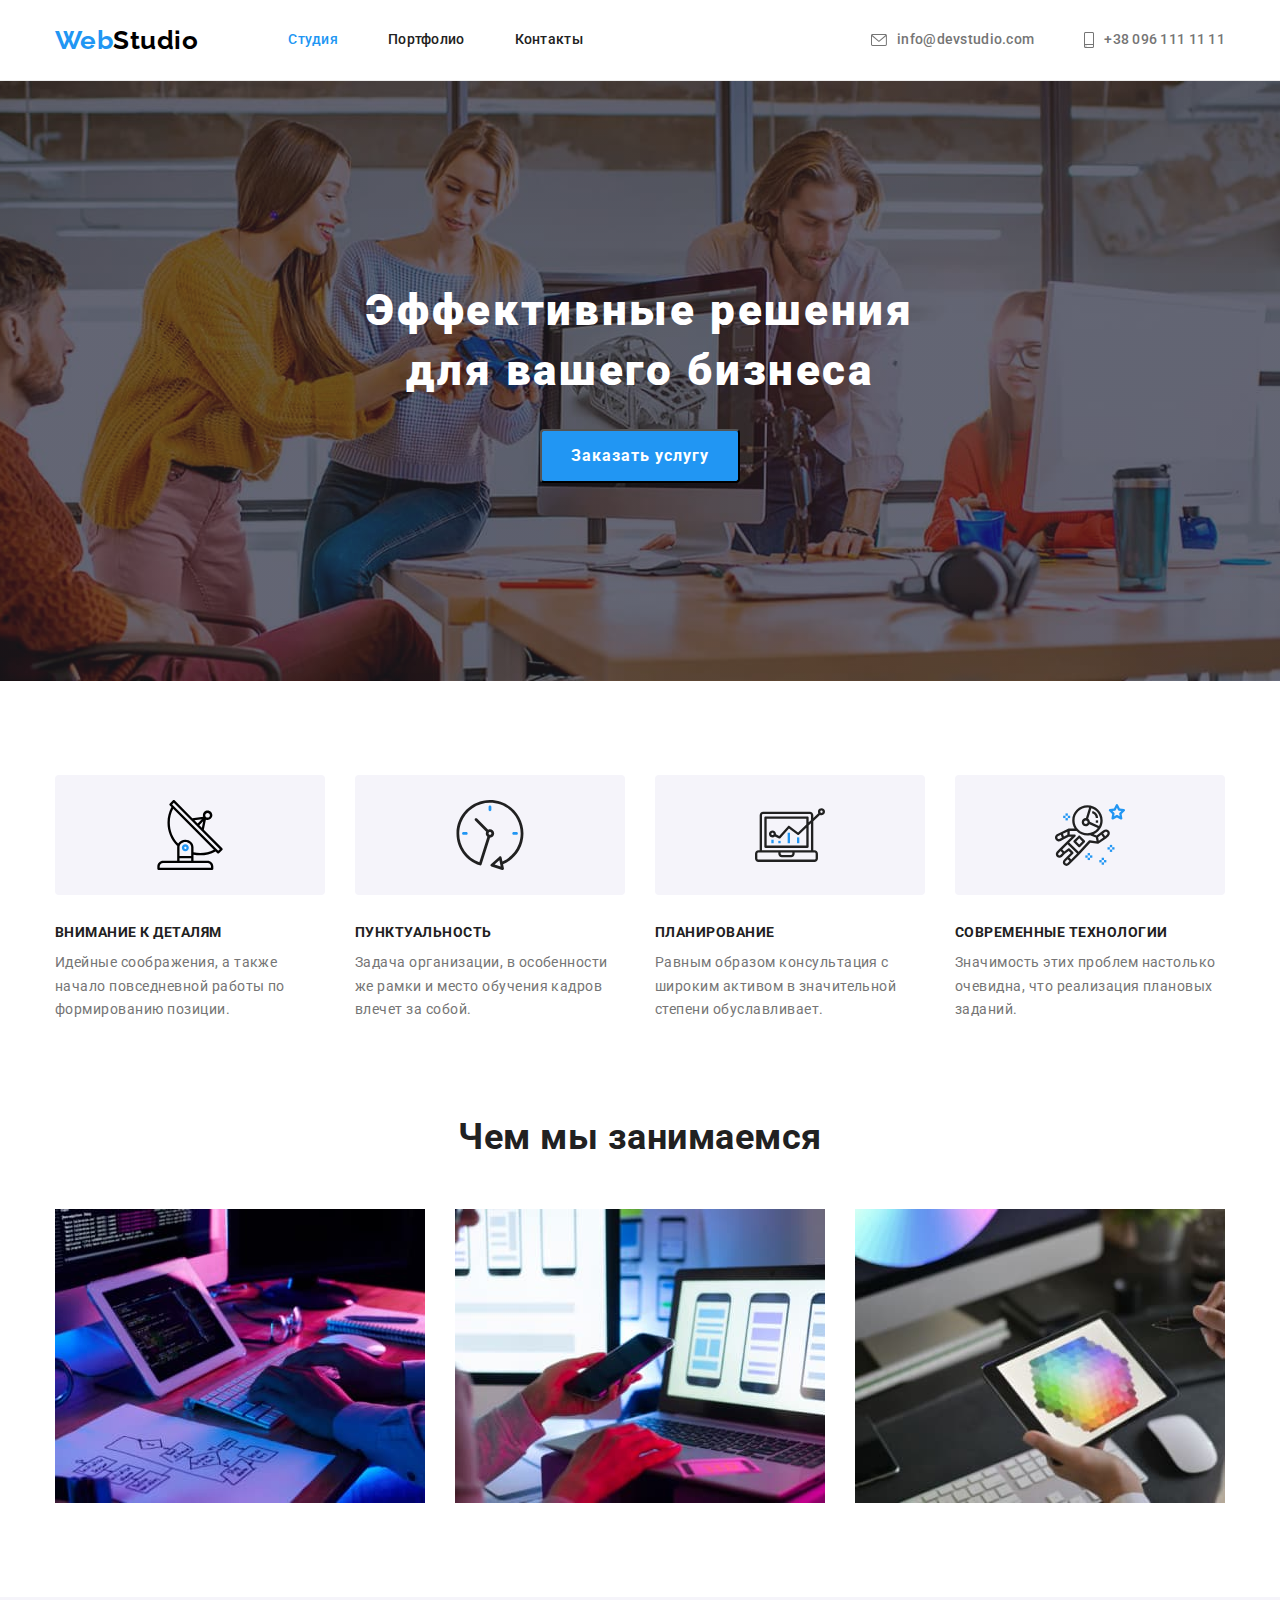
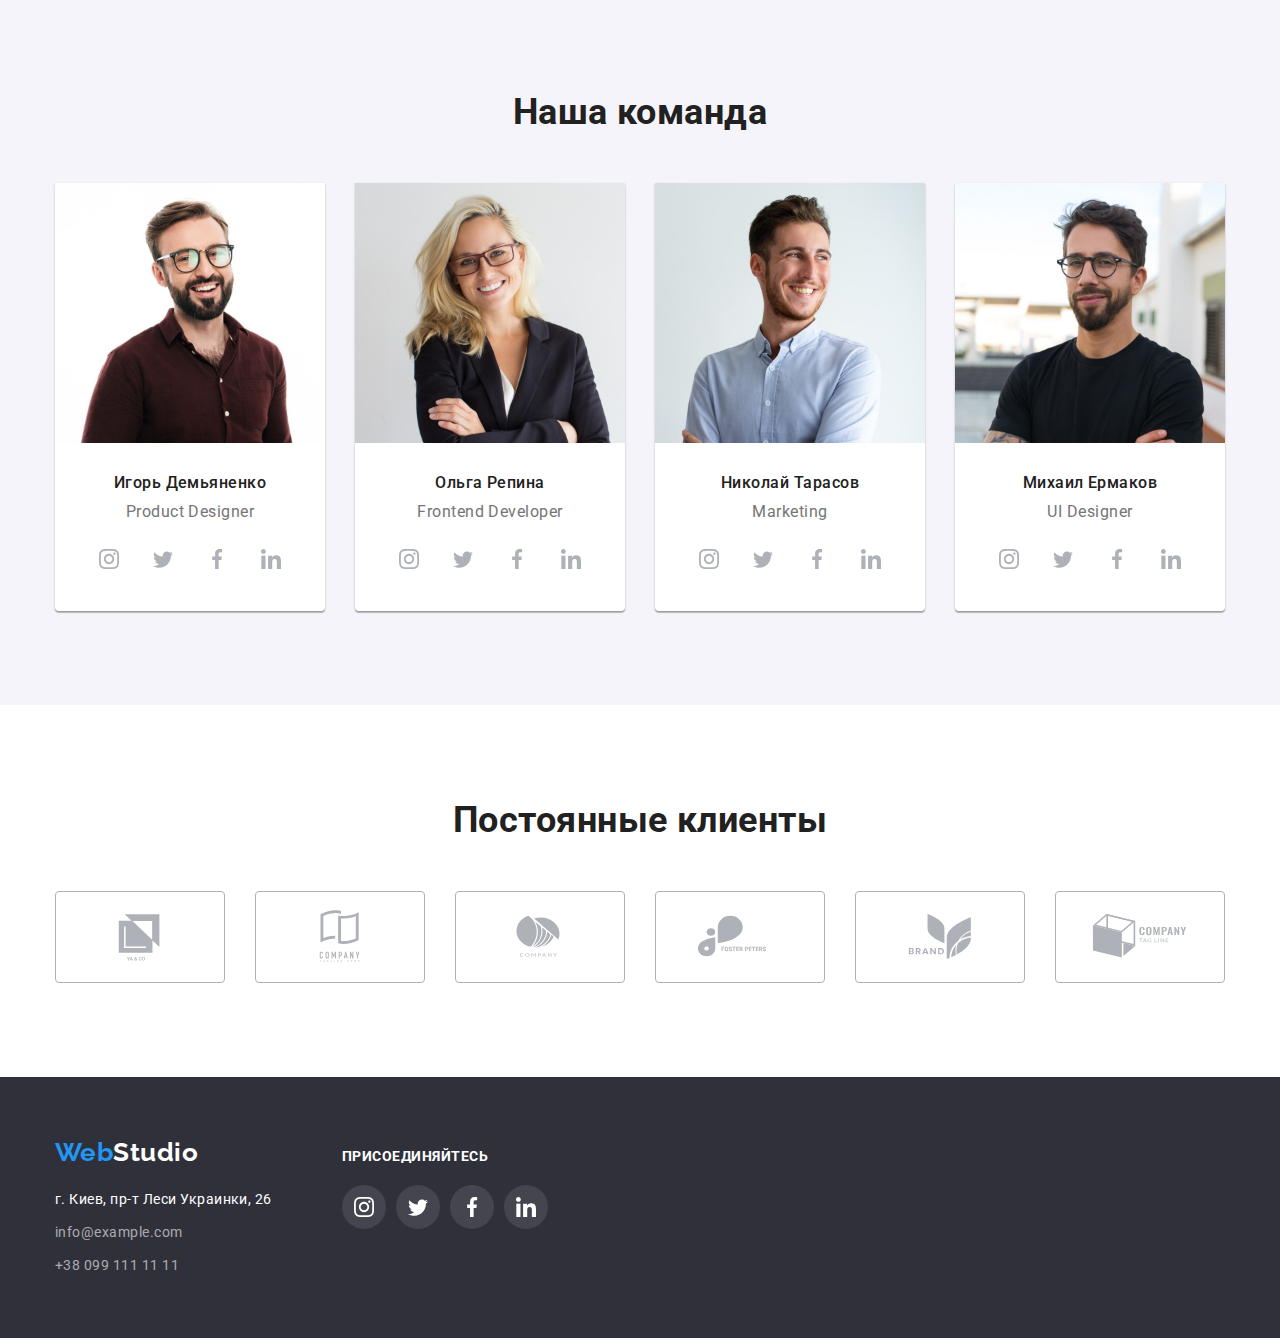
<file: index.html>
<!DOCTYPE html>
<html lang="ru">
  <head>
    <meta charset="UTF-8" />
    <meta http-equiv="X-UA-Compatible" content="IE=edge" />
    <meta name="viewport" content="width=device-width, initial-scale=1.0" />
    <title>WebStudio</title>

    <link
      rel="stylesheet"
      href="https://cdnjs.cloudflare.com/ajax/libs/modern-normalize/1.1.0/modern-normalize.min.css"
      integrity="sha512-wpPYUAdjBVSE4KJnH1VR1HeZfpl1ub8YT/NKx4PuQ5NmX2tKuGu6U/JRp5y+Y8XG2tV+wKQpNHVUX03MfMFn9Q=="
      crossorigin="anonymous"
      referrerpolicy="no-referrer"
    />
    <link rel="preconnect" href="https://fonts.googleapis.com" />
    <link rel="preconnect" href="https://fonts.gstatic.com" crossorigin />
    <link
      href="https://fonts.googleapis.com/css2?family=Raleway:wght@700&family=Roboto:wght@400;500;700;900&display=swap"
      rel="stylesheet"
    />
    <link rel="stylesheet" href="./css/styles.css" />
  </head>

  <body>
    <header class="header">
      <div class="container">
        <nav class="navigation">
          <a href="./index.html" class="logo"
            ><span class="web">Web</span><span class="studio">Studio</span>
          </a>

          <ul class="site-nav list">
            <li class="nav-item"><a href="./index.html" class="link current">Студия</a></li>
            <li class="nav-item"><a href="./portfolio.html" class="link">Портфолио</a></li>
            <li class="nav-item"><a href="" class="link">Контакты</a></li>
          </ul>
        </nav>

        <ul class="contacts-list list">
          <li class="contact-item">
            <a href="mailto:info@devstudio.com" class="contact-link link">
              <svg class="contact-icon" width="16" height="12">
                <use href="./images/icon/symbol-defs.svg#icon-envelope"></use></svg
              >info@devstudio.com</a
            >
          </li>
          <li class="contact-item">
            <a href="tel:+380961111111" class="contact-link link"
              ><svg class="contact-icon" width="10" height="16">
                <use href="./images/icon/symbol-defs.svg#icon-smartphone"></use></svg
              >+38 096 111 11 11</a
            >
          </li>
        </ul>
      </div>
    </header>

    <main>
      <section class="hero">
        <div class="container">
          <h1 class="hero-title">
            Эффективные решения <br />
            для вашего бизнеса
          </h1>
          <div class="center-button">
            <button type="button" class="button">Заказать услугу</button>
          </div>
        </div>
      </section>

      <section class="section advantage">
        <div class="container">
          <h2 class="visually-hidden">Наши преимущества</h2>
          <ul class="advantage-list list">
            <li class="advantage-info">
              <div class="advantage-card">
                <svg class="advantage-icon" width="70" height="70">
                  <use href="./images/icon/symbol-defs.svg#icon-antenna-1"></use>
                </svg>
              </div>
              <h3 class="advantage-item">Внимание к деталям</h3>
              <p class="advantage-description">
                Идейные соображения, а также начало повседневной работы по формированию позиции.
              </p>
            </li>
            <li class="advantage-info">
              <div class="advantage-card">
                <svg class="advantage-icon" width="70" height="70">
                  <use href="./images/icon/symbol-defs.svg#icon-clock-1"></use>
                </svg>
              </div>
              <h3 class="advantage-item">Пунктуальность</h3>
              <p class="advantage-description">
                Задача организации, в особенности же рамки и место обучения кадров влечет за собой.
              </p>
            </li>
            <li class="advantage-info">
              <div class="advantage-card">
                <svg class="advantage-icon" width="70" height="70">
                  <use href="./images/icon/symbol-defs.svg#icon-diagram-1"></use>
                </svg>
              </div>
              <h3 class="advantage-item">Планирование</h3>
              <p class="advantage-description">
                Равным образом консультация с широким активом в значительной степени обуславливает.
              </p>
            </li>
            <li class="advantage-info">
              <div class="advantage-card">
                <svg class="advantage-icon" width="70" height="70">
                  <use href="./images/icon/symbol-defs.svg#icon-astronaut-1"></use>
                </svg>
              </div>
              <h3 class="advantage-item">Современные технологии</h3>
              <p class="advantage-description">
                Значимость этих проблем настолько очевидна, что реализация плановых заданий.
              </p>
            </li>
          </ul>
        </div>
      </section>

      <section class="section examples">
        <div class="container">
          <h2 class="examples-title">Чем мы занимаемся</h2>
          <ul class="examples-list list">
            <li class="example-img">
              <img src="./images/img.jpg" alt="человек пишет код" width="370" />
            </li>
            <li class="example-img">
              <img
                src="./images/img2.jpg"
                alt="человек разрабатывает макет верстки для мобильных устройств"
                width="370"
              />
            </li>
            <li class="example-img">
              <img
                src="./images/img3.jpg"
                alt="человек продумывает цветовые рпешения для дизайна"
                width="370"
              />
            </li>
          </ul>
        </div>
      </section>

      <section class="section team">
        <div class="container">
          <h2 class="team-title">Наша команда</h2>
          <ul class="team-members list">
            <li class="member-info">
              <img src="./images/igor.jpg" alt="Игорь Демьяненко" width="270" />
              <div class="member-box">
                <h3 class="team-member-name">Игорь Демьяненко</h3>
                <p lang="en" class="team-member-description">Product Designer</p>

                <ul class="team-member-social list">
                  <li class="team-member-item">
                    <a href="" class="team-member-link link">
                      <svg class="social-icon" width="20" height="20">
                        <use href="./images/icon/symbol-defs.svg#icon-instagram-2"></use></svg
                    ></a>
                  </li>

                  <li class="team-member-item">
                    <a href="" class="team-member-link link">
                      <svg class="social-icon" width="20" height="20">
                        <use href="./images/icon/symbol-defs.svg#icon-twitter"></use></svg
                    ></a>
                  </li>

                  <li class="team-member-item">
                    <a href="" class="team-member-link link">
                      <svg class="social-icon" width="20" height="20">
                        <use href="./images/icon/symbol-defs.svg#icon-facebook-1"></use></svg
                    ></a>
                  </li>
                  <li class="team-member-item">
                    <a href="" class="team-member-link link">
                      <svg class="social-icon" width="20" height="20">
                        <use href="./images/icon/symbol-defs.svg#icon-linkedin-1"></use></svg
                    ></a>
                  </li>
                </ul>
              </div>
            </li>

            <li class="member-info">
              <img src="./images/olga.jpg" alt="Ольга Репина" width="270" />
              <div class="member-box">
                <h3 class="team-member-name">Ольга Репина</h3>
                <p lang="en" class="team-member-description">Frontend Developer</p>
                <ul class="team-member-social list">
                  <li class="team-member-item">
                    <a href="" class="team-member-link link">
                      <svg class="social-icon" width="20" height="20">
                        <use href="./images/icon/symbol-defs.svg#icon-instagram-2"></use></svg
                    ></a>
                  </li>
                  <li class="team-member-item">
                    <a href="" class="team-member-link link">
                      <svg class="social-icon" width="20" height="20">
                        <use href="./images/icon/symbol-defs.svg#icon-twitter"></use></svg
                    ></a>
                  </li>

                  <li class="team-member-item">
                    <a href="" class="team-member-link link">
                      <svg class="social-icon" width="20" height="20">
                        <use href="./images/icon/symbol-defs.svg#icon-facebook-1"></use></svg
                    ></a>
                  </li>
                  <li class="team-member-item">
                    <a href="" class="team-member-link link">
                      <svg class="social-icon" width="20" height="20">
                        <use href="./images/icon/symbol-defs.svg#icon-linkedin-1"></use></svg
                    ></a>
                  </li>
                </ul>
              </div>
            </li>
            <li class="member-info">
              <img src="./images/nikolay.jpg" alt="Николай Тарасов" width="270" />
              <div class="member-box">
                <h3 class="team-member-name">Николай Тарасов</h3>
                <p lang="en" class="team-member-description">Marketing</p>
                <ul class="team-member-social list">
                  <li class="team-member-item">
                    <a href="" class="team-member-link link">
                      <svg class="social-icon" width="20" height="20">
                        <use href="./images/icon/symbol-defs.svg#icon-instagram-2"></use></svg
                    ></a>
                  </li>
                  <li class="team-member-item">
                    <a href="" class="team-member-link link">
                      <svg class="social-icon" width="20" height="20">
                        <use href="./images/icon/symbol-defs.svg#icon-twitter"></use></svg
                    ></a>
                  </li>

                  <li class="team-member-item">
                    <a href="" class="team-member-link link">
                      <svg class="social-icon" width="20" height="20">
                        <use href="./images/icon/symbol-defs.svg#icon-facebook-1"></use></svg
                    ></a>
                  </li>
                  <li class="team-member-item">
                    <a href="" class="team-member-link link">
                      <svg class="social-icon" width="20" height="20">
                        <use href="./images/icon/symbol-defs.svg#icon-linkedin-1"></use></svg
                    ></a>
                  </li>
                </ul>
              </div>
            </li>
            <li class="member-info">
              <img src="./images/michail.jpg" alt="Михаил Ермаков" width="270" />
              <div class="member-box">
                <h3 class="team-member-name">Михаил Ермаков</h3>
                <p lang="en" class="team-member-description">UI Designer</p>
                <ul class="team-member-social list">
                  <li class="team-member-item">
                    <a href="" class="team-member-link link">
                      <svg class="social-icon" width="20" height="20">
                        <use href="./images/icon/symbol-defs.svg#icon-instagram-2"></use></svg
                    ></a>
                  </li>
                  <li class="team-member-item">
                    <a href="" class="team-member-link link">
                      <svg class="social-icon" width="20" height="20">
                        <use href="./images/icon/symbol-defs.svg#icon-twitter"></use></svg
                    ></a>
                  </li>
                  <li class="team-member-item">
                    <a href="" class="team-member-link link">
                      <svg class="social-icon" width="20" height="20">
                        <use href="./images/icon/symbol-defs.svg#icon-facebook-1"></use></svg
                    ></a>
                  </li>
                  <li class="team-member-item">
                    <a href="" class="team-member-link link">
                      <svg class="social-icon" width="20" height="20">
                        <use href="./images/icon/symbol-defs.svg#icon-linkedin-1"></use></svg
                    ></a>
                  </li>
                </ul>
              </div>
            </li>
          </ul>
        </div>
      </section>

      <section class="section clients">
        <div class="container">
          <h2 class="clients-header">Постоянные клиенты</h2>
          <ul class="clients-list">
            <li class="clients-item list">
              <a href="" class="clients-link"
                ><svg class="clients-icon" width="106" height="60">
                  <use href="./images/icon/symbol-defs.svg#icon-Logo1"></use></svg
              ></a>
            </li>
            <li class="clients-item list">
              <a href="" class="clients-link"
                ><svg class="clients-icon" width="106" height="60">
                  <use href="./images/icon/symbol-defs.svg#icon-Logo2"></use></svg
              ></a>
            </li>
            <li class="clients-item list">
              <a href="" class="clients-link"
                ><svg class="clients-icon" width="106" height="60">
                  <use href="./images/icon/symbol-defs.svg#icon-Logo3"></use></svg
              ></a>
            </li>
            <li class="clients-item list">
              <a href="" class="clients-link"
                ><svg class="clients-icon" width="106" height="60">
                  <use href="./images/icon/symbol-defs.svg#icon-Logo4"></use></svg
              ></a>
            </li>
            <li class="clients-item list">
              <a href="" class="clients-link"
                ><svg class="clients-icon" width="106" height="60">
                  <use href="./images/icon/symbol-defs.svg#icon-Logo5"></use></svg
              ></a>
            </li>
            <li class="clients-item list">
              <a href="" class="clients-link"
                ><svg class="clients-icon" width="106" height="60">
                  <use href="./images/icon/symbol-defs.svg#icon-Logo6"></use></svg
              ></a>
            </li>
          </ul>
        </div>
      </section>
    </main>

    <footer class="footer">
      <div class="contact-wrap container">
        <div class="contacts-bottom">
          <h2 class="visually-hidden">адрес</h2>
          <a href="./index.html" class="logo"
            ><span class="web">Web</span><span class="studio">Studio</span></a
          >
          <address class="adress">
            <ul class="adress-list list">
              <li class="adress-item">
                <a href="https://goo.gl/maps/33gtuHecfimrdce18" target="blank" class="location"
                  >г. Киев, пр-т Леси Украинки, 26</a
                >
              </li>
              <li class="adress-item">
                <a href="mailto:info@example.com" class="link">info@example.com</a>
              </li>
              <li class="adress-item">
                <a href="tel:+380991111111+" class="link">+38 099 111 11 11</a>
              </li>
            </ul>
          </address>
        </div>
        <div class="social-media">
          <h2 class="visually-hidden">социальные сети</h2>
          <p class="join-social">присоединяйтесь</p>
          <ul class="join-social-list list">
            <li class="social-icon">
              <a href="" class="social-link link">
                <svg class="social-icon" width="20" height="20">
                  <use href="./images/icon/symbol-defs.svg#icon-instagram-2"></use></svg
              ></a>
            </li>
            <li class="social-icon">
              <a href="" class="social-link link">
                <svg class="social-icon" width="20" height="20">
                  <use href="./images/icon/symbol-defs.svg#icon-twitter"></use>
                </svg>
              </a>
            </li>
            <li class="social-icon">
              <a href="" class="social-link link">
                <svg class="social-icon" width="20" height="20">
                  <use href="./images/icon/symbol-defs.svg#icon-facebook-1"></use>
                </svg>
              </a>
            </li>
            <li class="social-icon">
              <a href="" class="social-link link">
                <svg class="social-icon" width="20" height="20">
                  <use href="./images/icon/symbol-defs.svg#icon-linkedin-1"></use>
                </svg>
              </a>
            </li>
          </ul>
        </div>
      </div>
    </footer>
  </body>
</html>
</file>
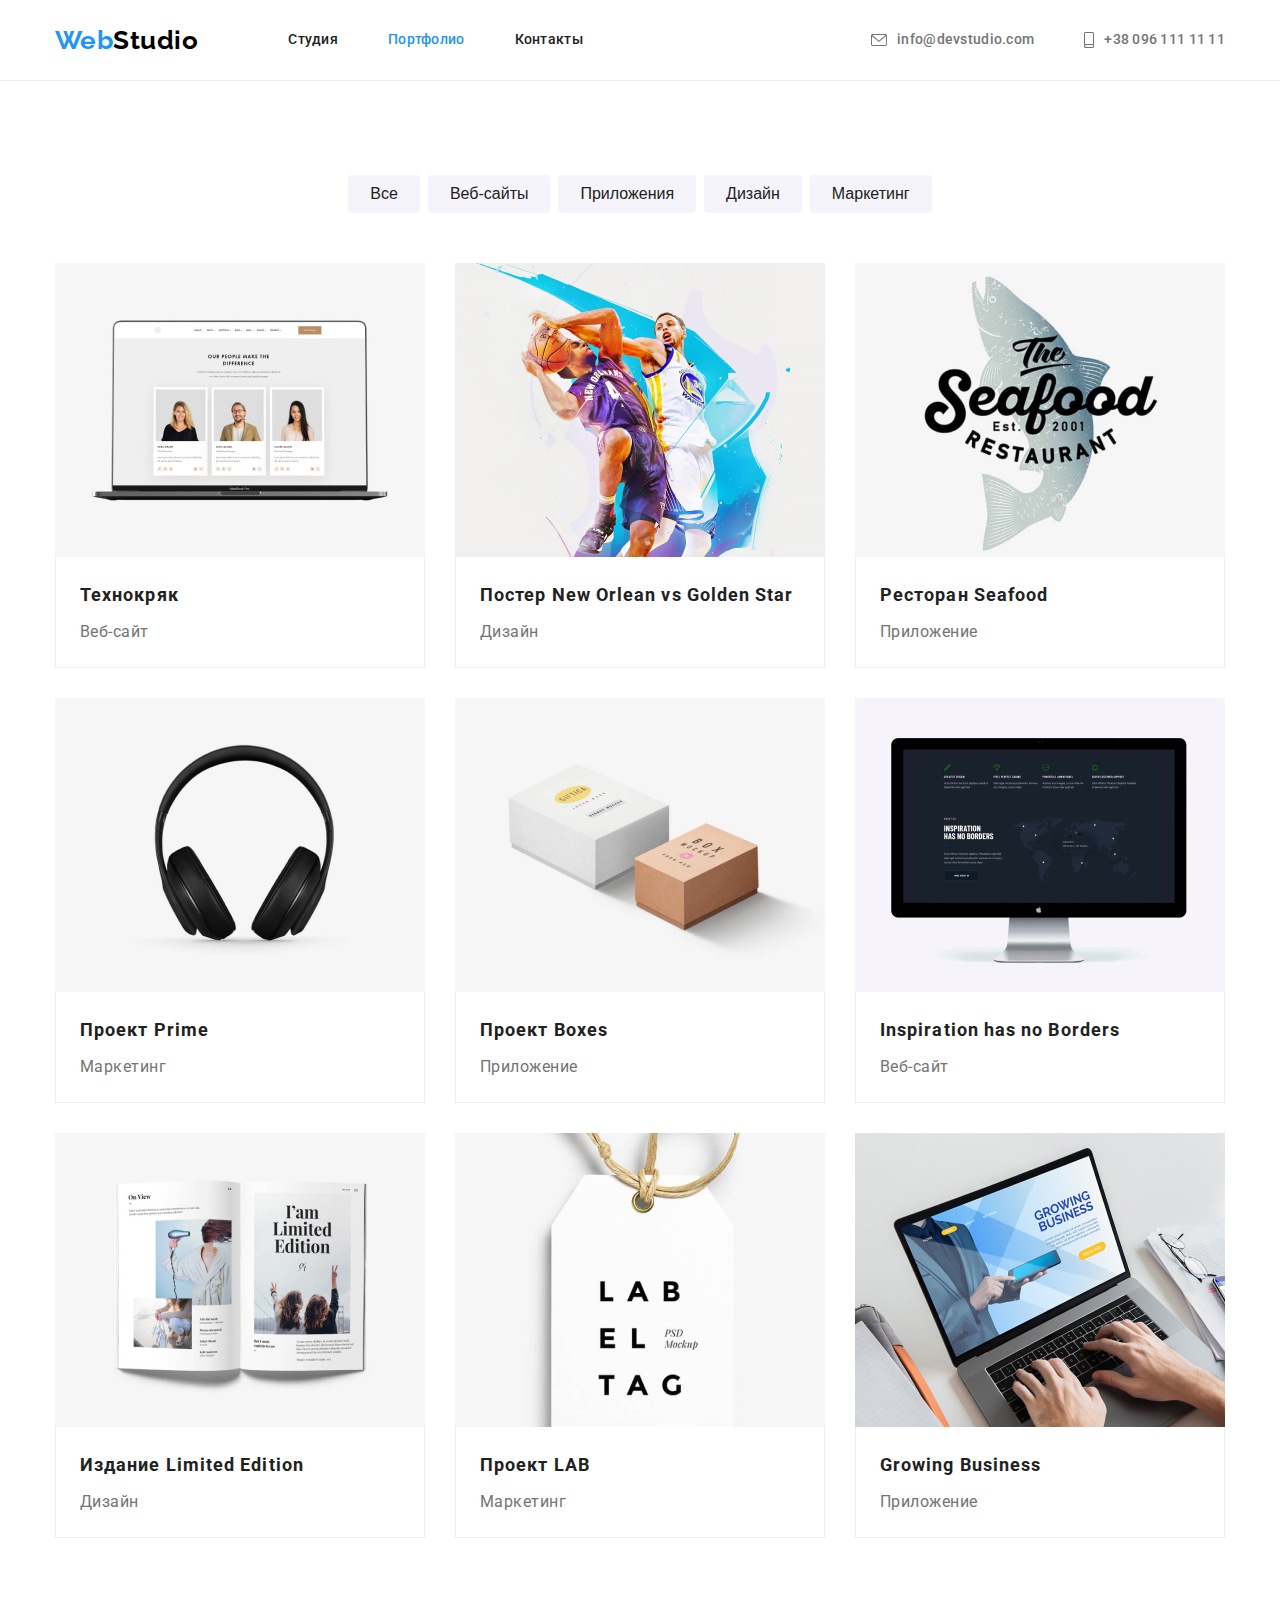
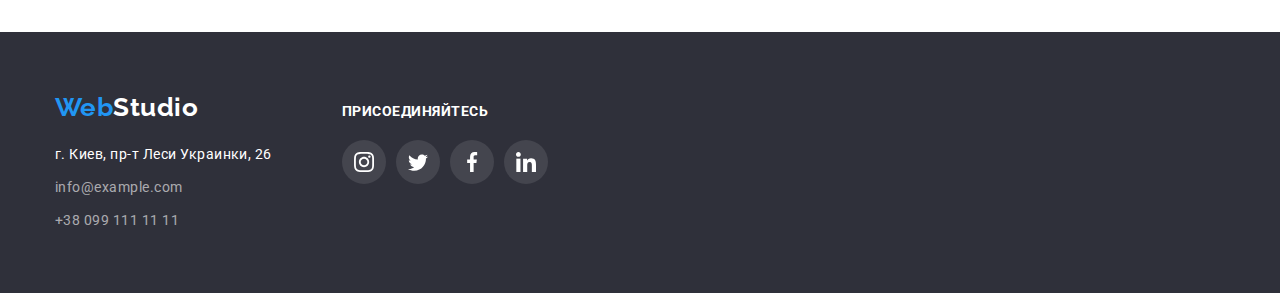
<file: portfolio.html>
<!DOCTYPE html>
<html lang="en">
  <head>
    <meta charset="UTF-8" />
    <meta http-equiv="X-UA-Compatible" content="IE=edge" />
    <meta name="viewport" content="width=device-width, initial-scale=1.0" />
    <title>Portfolio</title>

    <link
      rel="stylesheet"
      href="https://cdnjs.cloudflare.com/ajax/libs/modern-normalize/1.1.0/modern-normalize.min.css"
      integrity="sha512-wpPYUAdjBVSE4KJnH1VR1HeZfpl1ub8YT/NKx4PuQ5NmX2tKuGu6U/JRp5y+Y8XG2tV+wKQpNHVUX03MfMFn9Q=="
      crossorigin="anonymous"
      referrerpolicy="no-referrer"
    />

    <link rel="preconnect" href="https://fonts.googleapis.com" />
    <link rel="preconnect" href="https://fonts.gstatic.com" crossorigin />
    <link
      href="https://fonts.googleapis.com/css2?family=Raleway:wght@700&family=Roboto:wght@400;500;700;900&display=swap"
      rel="stylesheet"
    />

    <link rel="stylesheet" href="./css/styles.css" />
  </head>
  <body>
    <header class="header">
      <div class="container">
        <nav class="navigation">
          <a href="./index.html" class="logo"
            ><span class="web">Web</span><span class="studio">Studio</span>
          </a>

          <ul class="site-nav list">
            <li class="nav-item"><a href="./index.html" class="link">Студия</a></li>
            <li class="nav-item"><a href="./portfolio.html" class="link current">Портфолио</a></li>
            <li class="nav-item"><a href="" class="link">Контакты</a></li>
          </ul>
        </nav>

        <ul class="contacts-list list">
          <li class="contact-item">
            <a href="mailto:info@devstudio.com" class="contact-link link">
              <svg class="contact-icon" width="16" height="12">
                <use href="./images/icon/symbol-defs.svg#icon-envelope"></use></svg
              >info@devstudio.com</a
            >
          </li>
          <li class="contact-item">
            <a href="tel:+380961111111" class="contact-link link"
              ><svg class="contact-icon" width="10" height="16">
                <use href="./images/icon/symbol-defs.svg#icon-smartphone"></use></svg
              >+38 096 111 11 11</a
            >
          </li>
        </ul>
      </div>
    </header>

    <main>
      <section class="section">
        <div class="container">
          <h1 class="visually-hidden">Примеры работ</h1>
          <ul class="filter-buttons">
            <li class="filter-item list"><button class="filter">Все</button></li>
            <li class="filter-item list"><button class="filter">Веб-сайты</button></li>
            <li class="filter-item list"><button class="filter">Приложения</button></li>
            <li class="filter-item list"><button class="filter">Дизайн</button></li>
            <li class="filter-item list"><button class="filter">Маркетинг</button></li>
          </ul>

          <ul class="portfolio-list">
            <li class="porfolio-item list">
              <a href="" class="portfolio-card link">
                <img src="./images/technokryak.jpg" alt="Веб-сайт" width="370" />
                <div class="card-info">
                  <h2 class="portfolio-list-title">Технокряк</h2>
                  <p class="portfolio-description">Веб-сайт</p>
                </div>
              </a>
            </li>

            <li class="porfolio-item list">
              <a href="" class="portfolio-card link">
                <img
                  class="portfolio-img"
                  src="./images/poster.jpg"
                  alt="Постер New Orlean vs Golden Star"
                  width="370"
                />
                <div class="card-info">
                  <h2 class="portfolio-list-title">Постер New Orlean vs Golden Star</h2>
                  <p class="portfolio-description">Дизайн</p>
                </div>
              </a>
            </li>
            <li class="porfolio-item list">
              <a href="" class="portfolio-card link">
                <img src="./images/seafood.jpg" alt="Логотип ресторана" width="370" />
                <div class="card-info">
                  <h2 class="portfolio-list-title">Ресторан Seafood</h2>
                  <p class="portfolio-description">Приложение</p>
                </div>
              </a>
            </li>
            <li class="porfolio-item list">
              <a href="" class="portfolio-card link">
                <img src="./images/prime.jpg" alt="Наушники" width="370" />
                <div class="card-info">
                  <h2 class="portfolio-list-title">Проект Prime</h2>
                  <p class="portfolio-description">Маркетинг</p>
                </div>
              </a>
            </li>
            <li class="porfolio-item list">
              <a href="" class="portfolio-card link">
                <img src="./images/boxes.jpg" alt="Коробки" width="370" />
                <div class="card-info">
                  <h2 class="portfolio-list-title">Проект Boxes</h2>
                  <p class="portfolio-description">Приложение</p>
                </div>
              </a>
            </li>
            <li class="porfolio-item list">
              <a href="" class="portfolio-card link">
                <img src="./images/inspiration.jpg" alt="Монитор с веб-сайтом" width="370" />
                <div class="card-info">
                  <h2 class="portfolio-list-title">Inspiration has no Borders</h2>
                  <p class="portfolio-description">Веб-сайт</p>
                </div>
              </a>
            </li>
            <li class="porfolio-item list">
              <a href="" class="portfolio-card link">
                <img src="./images/journal.jpg" alt="Журнал" width="370" />
                <div class="card-info">
                  <h2 class="portfolio-list-title">Издание Limited Edition</h2>
                  <p class="portfolio-description">Дизайн</p>
                </div>
              </a>
            </li>
            <li class="porfolio-item list">
              <a href="" class="portfolio-card link">
                <img src="./images/lab.jpg" alt="Бирка" width="370" />
                <div class="card-info">
                  <h2 class="portfolio-list-title">Проект LAB</h2>
                  <p class="portfolio-description">Маркетинг</p>
                </div>
              </a>
            </li>
            <li class="porfolio-item list">
              <a href="" class="portfolio-card link">
                <img src="./images/business.jpg" alt="Ноутбук с приложением" width="370" />
                <div class="card-info">
                  <h2 class="portfolio-list-title">Growing Business</h2>
                  <p class="portfolio-description">Приложение</p>
                </div>
              </a>
            </li>
          </ul>
        </div>
      </section>
    </main>

    <footer class="footer">
      <div class="contact-wrap container">
        <div class="contacts-bottom">
          <h2 class="visually-hidden">адрес</h2>
          <a href="./index.html" class="logo"
            ><span class="web">Web</span><span class="studio">Studio</span></a
          >
          <address class="adress">
            <ul class="adress-list list">
              <li class="adress-item">
                <a href="https://goo.gl/maps/33gtuHecfimrdce18" target="blank" class="location"
                  >г. Киев, пр-т Леси Украинки, 26</a
                >
              </li>
              <li class="adress-item">
                <a href="mailto:info@example.com" class="link">info@example.com</a>
              </li>
              <li class="adress-item">
                <a href="tel:+380991111111+" class="link">+38 099 111 11 11</a>
              </li>
            </ul>
          </address>
        </div>
        <div class="social-media">
          <h2 class="visually-hidden">социальные сети</h2>
          <p class="join-social">присоединяйтесь</p>
          <ul class="join-social-list list">
            <li class="social-icon">
              <a href="" class="social-link link">
                <svg class="social-icon" width="20" height="20">
                  <use href="./images/icon/symbol-defs.svg#icon-instagram-2"></use></svg
              ></a>
            </li>
            <li class="social-icon">
              <a href="" class="social-link link">
                <svg class="social-icon" width="20" height="20">
                  <use href="./images/icon/symbol-defs.svg#icon-twitter"></use>
                </svg>
              </a>
            </li>
            <li class="social-icon">
              <a href="" class="social-link link">
                <svg class="social-icon" width="20" height="20">
                  <use href="./images/icon/symbol-defs.svg#icon-facebook-1"></use>
                </svg>
              </a>
            </li>
            <li class="social-icon">
              <a href="" class="social-link link">
                <svg class="social-icon" width="20" height="20">
                  <use href="./images/icon/symbol-defs.svg#icon-linkedin-1"></use>
                </svg>
              </a>
            </li>
          </ul>
        </div>
      </div>
    </footer>
  </body>
</html>
</file>
<file: css/styles.css>
*,
*::before,
*::after {
  box-sizing: border-box;
}

:root {
  --main-text-color: #212121;
  --secondary-text-color: #757575;
  --footer-text-color: rgba(255, 255, 255, 0.6);
  --accent-color: #2196f3;
  --accent-bg-color: #2f303a;
  --main-bg-color: #ffffff;
  --secondary-bg-color: #f5f4fa;
}
p,
h1,
h2,
h3,
h4,
h5,
h6 {
  margin: 0;
}

ul,
ol {
  margin: 0;
  padding-left: 0;
  padding-bottom: 0;
}
body {
  margin: 0;
  font-family: 'Roboto', sans-serif;
  color: var(--main-text-color);
  letter-spacing: 0.03em;
}

img {
  display: block;
  max-width: 100%;
  height: auto;
}

.container {
  width: 1200px;
  padding: 0px 15px;
  margin: 0 auto;
}

.section {
  padding: 94px 0;
}

.link {
  cursor: pointer;
  text-decoration: none;
}

.list {
  list-style: none;
}

.header .container {
  display: flex;
  align-items: center;
  justify-content: space-between;
}
.header {
  background-color: var(--main-bg-color);
  border-bottom: 1px solid #ececec;
}

.navigation {
  display: flex;
  align-items: center;
}
.site-nav {
  margin-left: 90px;
  display: flex;
}

.site-nav .link {
  padding: 32px 0;
  display: block;
  font-weight: 500;
  font-size: 14px;
  line-height: 1.14;
  letter-spacing: 0.02em;
  color: var(--main-text-color);
  text-decoration: none;
}
.site-nav .link.current {
  color: var(--accent-color);
}
.site-nav .link:hover,
.site-nav .link:focus {
  color: var(--accent-color);
}

.nav-item {
  margin-right: 50px;
}

.nav-item:last-child {
  margin-right: 0;
}
.logo {
  font-family: 'Raleway', sans-serif;
  font-weight: 700;
  font-size: 26px;
  line-height: 1.19;
  text-decoration: none;
}
.web {
  color: var(--accent-color);
}
.studio {
  color: #000000;
}

.visually-hidden {
  position: absolute;
  white-space: nowrap;
  width: 1px;
  height: 1px;
  overflow: hidden;
  border: 0;
  padding: 0;
  clip: rect(0 0 0 0);
  clip-path: inset(50%);
  margin: -1px;
}
.contacts-list {
  display: flex;
}

.contact-item {
  margin-right: 50px;
  display: flex;
  color: var(--secondary-text-color);
}

.contact-item:last-child {
  margin-right: 0;
}

.contact-item:hover,
.contact-item:focus {
  color: var(--accent-color);
}

.contact-icon {
  margin-right: 10px;
  fill: currentColor;
}

.contact-link {
  padding: 32px 0;
  font-weight: 500;
  font-size: 14px;
  line-height: 1.14;
  letter-spacing: 0.02em;
  color: currentColor;
  text-decoration: none;
  display: flex;
  align-items: center;
}
.contact-link:hover,
.contact-link:focus {
  color: var(--accent-color);
}

.hero {
  padding: 200px 0;
  background-color: var(--accent-bg-color);
  background-image: linear-gradient(rgba(47, 48, 58, 0.4), rgba(47, 48, 58, 0.4)),
    url(../images/bg-img.jpg);
  background-repeat: no-repeat;
  background-position: center;
  background-size: cover;
  max-width: 1600px;
  margin: 0 auto;
}

.hero-title {
  font-weight: 900;
  font-size: 44px;
  line-height: 1.36;
  text-align: center;
  letter-spacing: 0.06em;
  color: var(--main-bg-color);
  margin-bottom: 30px;
}
.button {
  font-family: inherit;
  font-weight: 700;
  font-size: 16px;
  line-height: 1.88;
  letter-spacing: 0.06em;
  background-color: var(--accent-color);
  color: var(--main-bg-color);
  cursor: pointer;
  border-radius: 4px;
  min-width: 200px;
  padding-top: 10px;
  padding-bottom: 10px;
}
.center-button {
  display: flex;
  justify-content: center;
  align-items: center;
  height: 50px;
}
.button:focus {
  color: var(--main-text-color);
}
.advantage {
  background-color: var(--main-bg-color);
}

.advantage-item {
  font-weight: 700;
  font-size: 14px;
  line-height: 1.14;
  text-transform: uppercase;
  color: var(--main-text-color);
  margin-bottom: 10px;
  margin-top: 30px;
}
.advantage-list {
  display: flex;
  justify-content: space-between;
}

.advantage-card {
  width: 270px;
  height: 120px;
  border-radius: 4px;
  background-color: var(--secondary-bg-color);
  display: flex;
  align-items: center;
  justify-content: center;
  fill: black;
}

.advantage-card:hover {
  border: 1px solid #000000;
  box-shadow: 0px 4px 4px rgba(0, 0, 0, 0.25);
}

.advantage-info:not(:last-child) {
  margin-right: 30px;
}
.advantage-description {
  font-size: 14px;
  line-height: 1.71;
  color: var(--secondary-text-color);
}
.examples {
  padding-top: 0;
}
.examples-title,
.team-title {
  font-weight: 700;
  font-size: 36px;
  line-height: 1.17;
  text-align: center;
  color: var(--main-text-color);
  margin-bottom: 50px;
}
.examples-list {
  display: flex;
  justify-content: space-between;
}
.example-img:not(:last-child) {
  margin-right: 30px;
}
.team-members {
  display: flex;
  justify-content: space-between;
}
.team {
  background-color: var(--secondary-bg-color);
}
.member-info {
  background-color: var(--main-bg-color);
  box-shadow: 0px 1px 3px rgba(0, 0, 0, 0.12), 0px 1px 1px rgba(0, 0, 0, 0.14),
    0px 2px 1px rgba(0, 0, 0, 0.2);
  border-radius: 0px 0px 4px 4px;
}
.member-info:not(:last-child) {
  margin-right: 30px;
}

.member-box {
  padding: 30px 0;
}

.team-member-name {
  font-weight: 500;
  font-size: 16px;
  text-align: center;
}
.team-member-description {
  font-size: 16px;
  line-height: 1.19;
  color: var(--secondary-text-color);
  margin-top: 10px;
  text-align: center;
  margin-bottom: 16px;
}

.team-member-social {
  display: flex;
  justify-content: center;
}

.team-member-item + .team-member-item {
  margin-left: 10px;
}

.team-member-link {
  width: 44px;
  height: 44px;
  border-radius: 50%;
  background-color: var(--main-bg-color);
  display: flex;
  align-items: center;
  justify-content: center;
  fill: #afb1b8;
}

.team-member-link:hover,
.team-member-link:focus {
  background-color: var(--accent-color);
  fill: var(--main-bg-color);
}

.clients {
  background-color: var(--main-bg-color);
}

.clients-header {
  font-weight: 700;
  font-size: 36px;
  line-height: 1.17;
  text-align: center;
  color: var(--main-text-color);
  margin-bottom: 50px;
}

.clients-list {
  display: flex;
}

.clients-item + .clients-item {
  margin-left: 30px;
}

.clients-link {
  width: 170px;
  height: 92px;
  border-radius: 4px;
  border: 1px solid #afb1b8;
  background-color: var(--main-bg-color);
  display: flex;
  align-items: center;
  justify-content: center;
  fill: #afb1b8;
}

.clients-link:hover,
.clients-link:focus {
  fill: var(--accent-color);
  border: 1px solid var(--accent-color);
}
.footer {
  background-color: var(--accent-bg-color);
  padding: 60px 0;
}
.footer .studio {
  color: var(--main-bg-color);
}

.contact-wrap {
  display: flex;
  align-items: baseline;
}

.contacts-bottom {
  width: calc(25%-15px);
  margin-right: 70px;
}

.location {
  font-size: 14px;
  line-height: 1.71;
  color: var(--main-bg-color);
  text-decoration: none;
}
.location:focus,
.location:hover {
  color: var(--accent-color);
}

.adress {
  margin-top: 20px;
}
.adress-list {
  font-style: normal;
  margin-top: 20px;
}

.adress-item {
  margin-bottom: 9px;
}

.adress-item:last-child {
  margin-bottom: 0;
}
.adress .link {
  font-size: 14px;
  line-height: 1.71;
  font-style: normal;
  color: var(--footer-text-color);
  text-decoration: none;
}
.adress .link:focus,
.adress .link:hover {
  color: var(--accent-color);
}

.join-social {
  font-weight: 700;
  font-size: 14px;
  line-height: 1.14;
  text-transform: uppercase;
  color: var(--main-bg-color);
}
.join-social-list {
  display: flex;
  margin-top: 20px;
}

.social-icon + .social-icon {
  margin-left: 10px;
}
.social-link {
  width: 44px;
  height: 44px;
  border-radius: 50%;
  background-color: rgba(255, 255, 255, 0.1);
  display: flex;
  align-items: center;
  justify-content: center;
  fill: var(--main-bg-color);
}
.social-link:hover,
.social-link:focus {
  background-color: var(--accent-color);
}

.portfolio-list-title {
  font-weight: 700;
  font-size: 18px;
  line-height: 2;
  letter-spacing: 0.06em;
  color: var(--main-text-color);
}

.portfolio-description {
  font-size: 16px;
  line-height: 1.89;
  color: var(--secondary-text-color);
  margin-top: 4px;
}
.filter-buttons {
  justify-content: center;
  display: flex;
}
.filter {
  font-weight: 500;
  font-size: 16px;
  line-height: 1.6;
  text-align: center;
  background-color: var(--secondary-bg-color);
  color: var(--main-text-color);
  cursor: pointer;
  border-radius: 4px;
  padding: 6px 22px;
  border: none;
}
.filter:hover,
.filter:focus {
  color: var(--main-bg-color);
  background-color: var(--accent-color);
  box-shadow: 0px 3px 1px rgba(0, 0, 0, 0.1), 0px 1px 2px rgba(0, 0, 0, 0.08),
    0px 2px 2px rgba(0, 0, 0, 0.12);
}

.filter-item {
  margin-right: 8px;
}

.filter-item:last-child {
  margin-right: 0;
}

.portfolio-list {
  display: flex;
  flex-wrap: wrap;
  margin-left: -30px;
  margin-top: 50px;
  margin-bottom: -30px;
}
.porfolio-item {
  flex-basis: calc(100% / 3 - 30px);
  margin-left: 30px;
  margin-bottom: 30px;
  cursor: pointer;
}
.portfolio-card {
  display: block;
}

.portfolio-card:hover,
.portfolio-card:focus {
  box-shadow: 0px 1px 1px rgba(0, 0, 0, 0.12), 0px 4px 4px rgba(0, 0, 0, 0.06),
    1px 4px 6px rgba(0, 0, 0, 0.16);
  border: 1px solid #eeeeee;
}
.card-info {
  padding-top: 20px;
  padding-left: 24px;
  padding-bottom: 20px;
  border-bottom: 1px solid #eeeeee;
  border-right: 1px solid #eeeeee;
  border-left: 1px solid #eeeeee;
}
</file>
